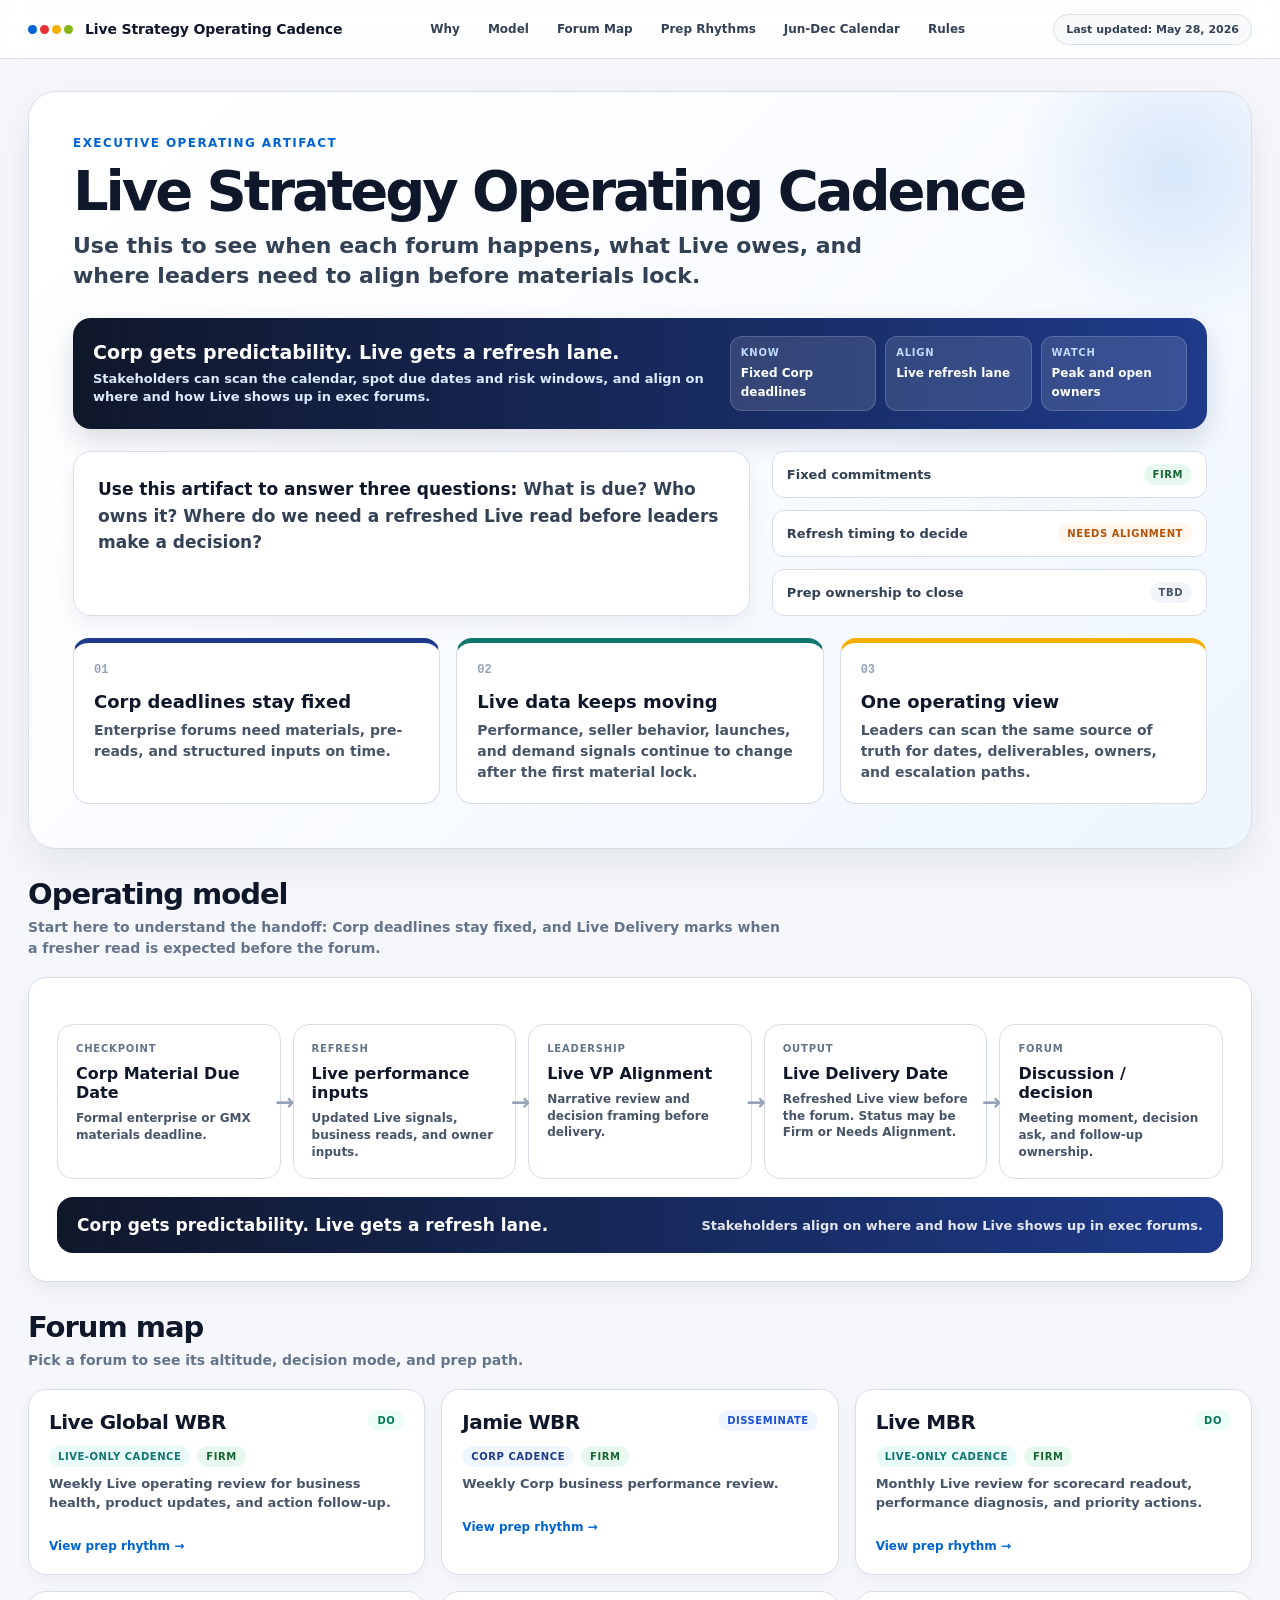
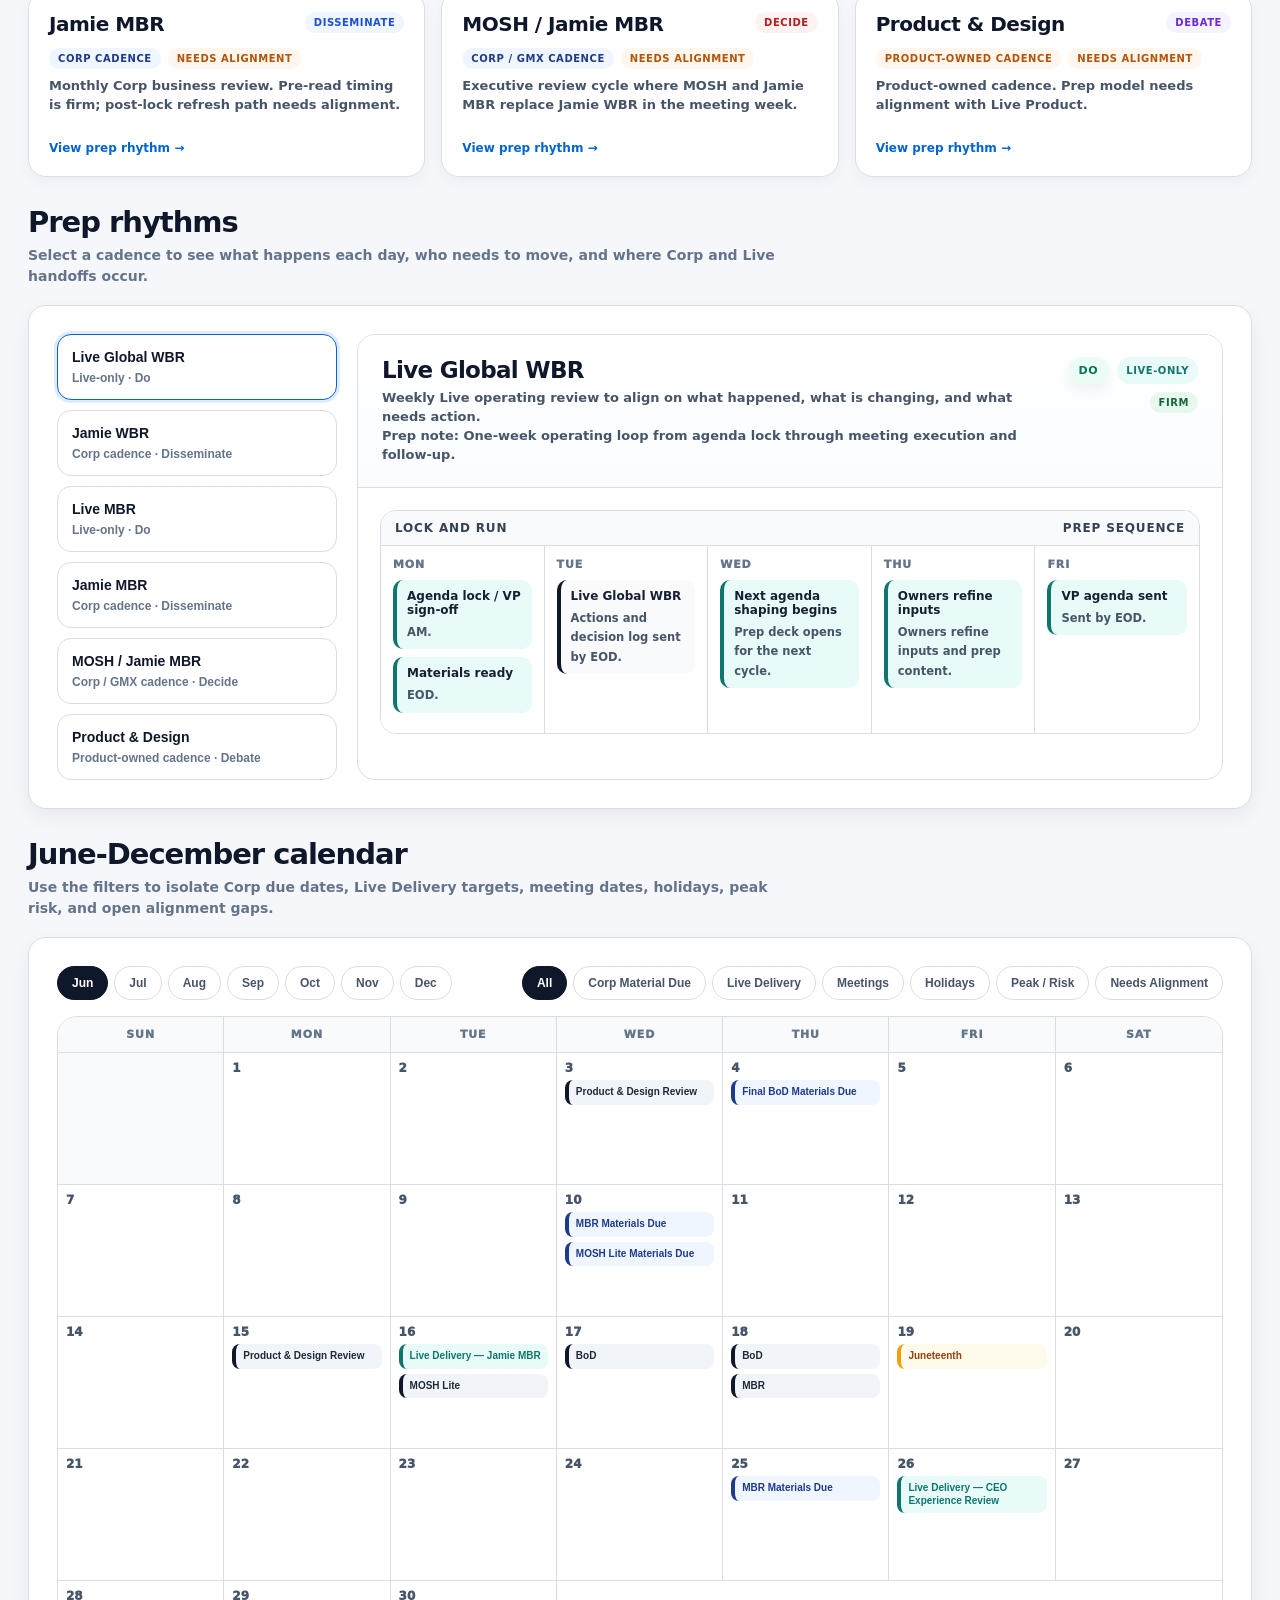
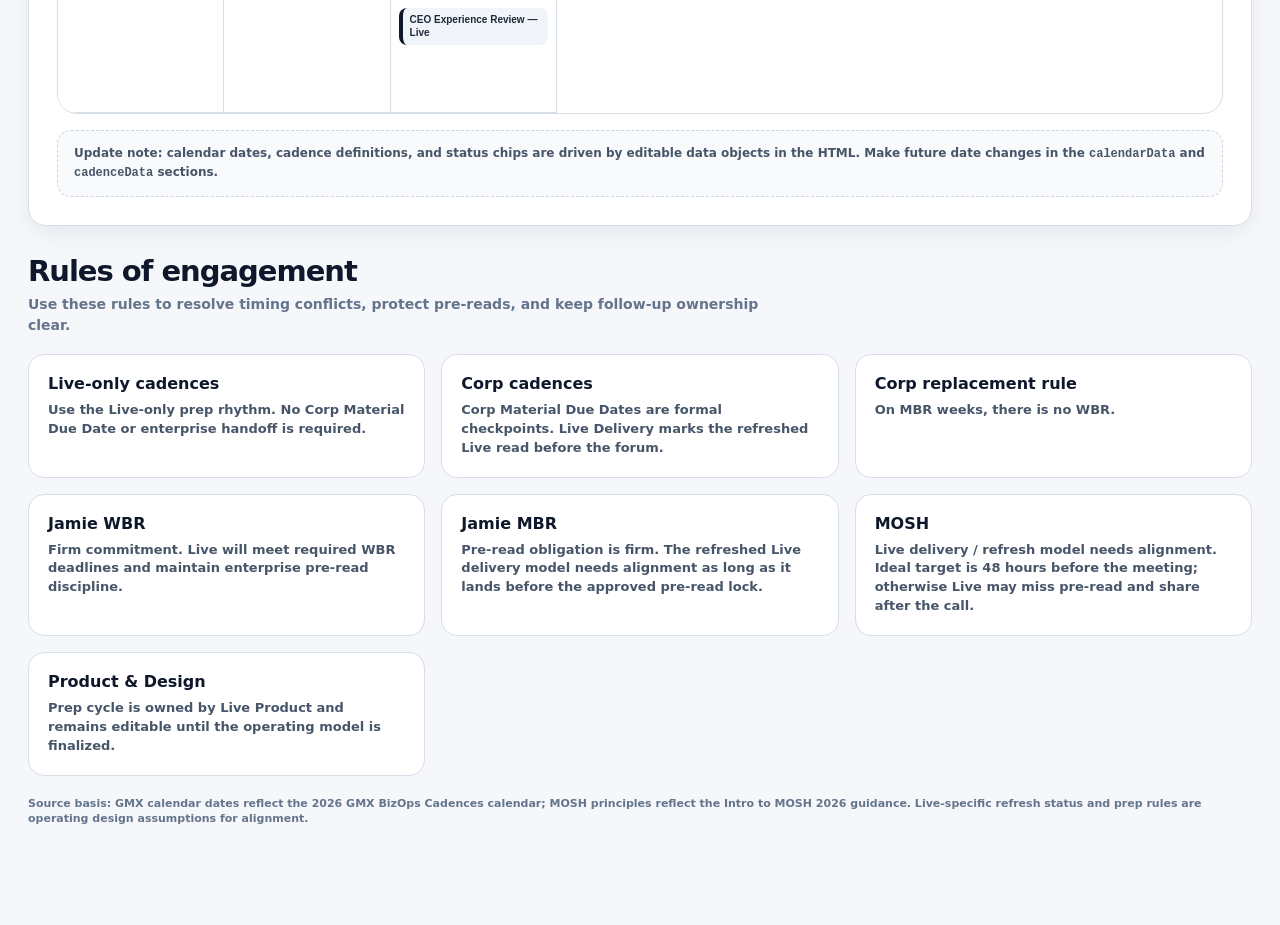
<file: preview (6).html>
<!DOCTYPE html>
<html lang="en">
<head>
  <meta charset="UTF-8" />
  <meta name="viewport" content="width=device-width, initial-scale=1.0" />
  <title>Live Strategy Operating Cadence</title>
  <style>
    :root {
      --ebay-blue:#0064d2;
      --ebay-red:#e53238;
      --ebay-yellow:#f5af02;
      --ebay-green:#86b817;
      --ink:#111827;
      --slate:#475569;
      --muted:#64748b;
      --line:#d8dee8;
      --bg:#f5f7fb;
      --card:#ffffff;
      --navy:#0f172a;
      --core:#1e3a8a;
      --live:#0f766e;
      --live-soft:#e9fbf8;
      --core-soft:#eff6ff;
      --align:#b45309;
      --align-soft:#fff7ed;
      --risk:#b91c1c;
      --risk-soft:#fff1f2;
      --meeting:#263142;
      --holiday:#92400e;
      --holiday-soft:#fffbeb;
      --shadow:0 16px 42px rgba(15,23,42,.08);
      --shadow-sm:0 8px 20px rgba(15,23,42,.06);
      --radius:18px;
      --radius-sm:12px;
      --mono: ui-monospace, SFMono-Regular, Menlo, Monaco, Consolas, "Liberation Mono", "Courier New", monospace;
      --sans: Inter, ui-sans-serif, system-ui, -apple-system, BlinkMacSystemFont, "Segoe UI", Arial, sans-serif;
    }
    *{box-sizing:border-box}
    html{scroll-behavior:smooth}
    body{margin:0;background:var(--bg);color:var(--ink);font-family:var(--sans);-webkit-font-smoothing:antialiased}
    .topbar{position:sticky;top:0;z-index:50;background:rgba(255,255,255,.88);backdrop-filter:blur(14px);border-bottom:1px solid var(--line)}
    .topbar-inner{max-width:1400px;margin:0 auto;padding:13px 28px;display:flex;gap:22px;align-items:center;justify-content:space-between}
    .brand{display:flex;align-items:center;gap:12px;min-width:280px}
    .brand-mark{display:flex;gap:3px;align-items:center}
    .dot{width:9px;height:9px;border-radius:50%}.b{background:var(--ebay-blue)}.r{background:var(--ebay-red)}.y{background:var(--ebay-yellow)}.g{background:var(--ebay-green)}
    .brand-title{font-weight:800;font-size:14px;letter-spacing:-.01em;color:var(--navy)}
    .navlinks{display:flex;gap:6px;flex-wrap:wrap;justify-content:center}
    .navlinks a{text-decoration:none;color:#334155;font-weight:700;font-size:12px;padding:9px 11px;border-radius:999px;transition:.15s ease}
    .navlinks a:hover{background:#eef2f7;color:var(--navy)}
    .updated-chip{font-size:11px;font-weight:800;color:#334155;background:#f8fafc;border:1px solid var(--line);border-radius:999px;padding:8px 12px;white-space:nowrap}
    .page{max-width:1400px;margin:0 auto;padding:32px 28px 70px}
    section{scroll-margin-top:85px;margin-bottom:28px}
    .hero{position:relative;overflow:hidden;background:linear-gradient(135deg,#fff 0%,#f8fbff 56%,#edf5ff 100%);border:1px solid var(--line);border-radius:28px;padding:44px;box-shadow:var(--shadow)}
    .hero:before{content:"";position:absolute;right:-90px;top:-90px;width:340px;height:340px;background:radial-gradient(circle, rgba(0,100,210,.13), rgba(0,100,210,0) 65%);pointer-events:none}
    .eyebrow{font-size:12px;font-weight:900;color:var(--ebay-blue);letter-spacing:.12em;text-transform:uppercase;margin-bottom:12px}
    h1{font-size:56px;line-height:1.02;letter-spacing:-.055em;margin:0 0 12px;color:var(--navy)}
    .subtitle{font-size:22px;line-height:1.35;color:#334155;font-weight:600;max-width:850px;margin:0 0 28px}
    .exec-takeaway{margin:26px 0 22px;padding:18px 20px;border-radius:18px;background:linear-gradient(90deg,#0f172a,#1e3a8a);color:#fff;display:grid;grid-template-columns:1.15fr .85fr;gap:18px;align-items:center;box-shadow:0 12px 28px rgba(15,23,42,.14)}.exec-takeaway strong{display:block;font-size:19px;line-height:1.25;margin-bottom:5px}.exec-takeaway span{display:block;font-size:13px;line-height:1.45;color:#dbeafe;font-weight:700}.exec-next{display:grid;grid-template-columns:repeat(3,1fr);gap:9px}.exec-next div{background:rgba(255,255,255,.12);border:1px solid rgba(255,255,255,.18);border-radius:12px;padding:10px}.exec-next b{display:block;font-size:10px;text-transform:uppercase;letter-spacing:.08em;color:#bfdbfe;margin-bottom:4px}.exec-next em{font-style:normal;font-size:12px;font-weight:850;color:#fff}.purpose{display:grid;grid-template-columns:1.4fr .9fr;gap:22px;align-items:stretch}
    .purpose-card{background:#fff;border:1px solid var(--line);border-radius:var(--radius);padding:24px;box-shadow:var(--shadow-sm)}
    .purpose-card p{font-size:17px;line-height:1.55;color:#334155;margin:0;font-weight:650}.purpose-card strong{color:var(--navy)}
    .status-box{display:flex;flex-direction:column;gap:12px}
    .status-row{display:flex;align-items:center;justify-content:space-between;gap:10px;padding:12px 14px;border:1px solid var(--line);border-radius:12px;background:#fff;font-size:13px;color:#334155;font-weight:800}
    .pill{display:inline-flex;align-items:center;gap:6px;border-radius:999px;padding:5px 9px;font-size:10px;font-weight:900;text-transform:uppercase;letter-spacing:.055em;white-space:nowrap}
    .pill.firm{background:#e7f8ef;color:#166534}.pill.align{background:var(--align-soft);color:var(--align)}.pill.tbd{background:#f1f5f9;color:#475569}.pill.core{background:var(--core-soft);color:var(--core)}.pill.live{background:var(--live-soft);color:var(--live)}.pill.meeting{background:#eef2f7;color:#263142}.pill.holiday{background:var(--holiday-soft);color:var(--holiday)}.pill.risk{background:var(--risk-soft);color:var(--risk)}.pill.do{background:#ecfdf5;color:#047857}.pill.dis{background:#eff6ff;color:#1d4ed8}.pill.decide{background:#fef2f2;color:#b91c1c}.pill.debate{background:#f5f3ff;color:#6d28d9}.mode-pill{font-size:11px;padding:7px 11px;box-shadow:0 6px 14px rgba(15,23,42,.06)}
    .anchor-title{display:flex;align-items:flex-end;justify-content:space-between;margin:0 0 18px;gap:16px}
    .anchor-title h2{font-size:29px;letter-spacing:-.035em;margin:0;color:var(--navy)}
    .anchor-title p{margin:6px 0 0;color:var(--muted);font-size:14px;font-weight:650;max-width:760px;line-height:1.5}
    .section-card{background:var(--card);border:1px solid var(--line);border-radius:var(--radius);box-shadow:var(--shadow-sm);padding:28px}
    .tension-grid{display:grid;grid-template-columns:repeat(3,1fr);gap:16px;margin-top:22px}
    .tension{border:1px solid var(--line);border-radius:16px;background:#fff;padding:20px;position:relative;min-height:150px}.tension:nth-child(1){border-top:5px solid var(--core)}.tension:nth-child(2){border-top:5px solid var(--live)}.tension:nth-child(3){border-top:5px solid var(--ebay-yellow)}
    .tension .num{font-family:var(--mono);font-size:12px;font-weight:900;color:#94a3b8;margin-bottom:14px}.tension h3{font-size:18px;margin:0 0 8px;color:var(--navy)}.tension p{font-size:14px;color:#475569;line-height:1.48;margin:0;font-weight:600}
    .model-flow{display:grid;grid-template-columns:repeat(5,1fr);gap:12px;align-items:stretch;margin-top:18px}
    .flow-step{background:#fff;border:1px solid var(--line);border-radius:16px;padding:18px;position:relative;min-height:130px}.flow-step:not(:last-child):after{content:"→";position:absolute;right:-15px;top:50%;transform:translateY(-50%);font-size:23px;font-weight:900;color:#94a3b8;z-index:2}.flow-step .label{font-size:10px;font-weight:900;letter-spacing:.08em;text-transform:uppercase;color:#64748b;margin-bottom:10px}.flow-step h3{font-size:16px;line-height:1.2;margin:0 0 8px;color:var(--navy)}.flow-step p{font-size:12px;color:#475569;line-height:1.4;margin:0;font-weight:650}
    .principle{margin-top:18px;border-radius:16px;background:linear-gradient(90deg,#0f172a,#1e3a8a);color:#fff;padding:18px 20px;display:flex;align-items:center;justify-content:space-between;gap:20px}.principle strong{font-size:17px}.principle span{font-size:13px;opacity:.88;font-weight:650}
    .forum-grid{display:grid;grid-template-columns:repeat(3,1fr);gap:16px}.forum-card{background:#fff;border:1px solid var(--line);border-radius:18px;padding:20px;box-shadow:0 6px 16px rgba(15,23,42,.04);cursor:pointer;transition:.16s ease}.forum-card:hover{transform:translateY(-2px);box-shadow:var(--shadow-sm);border-color:#bac5d3}.forum-top{display:flex;justify-content:space-between;align-items:flex-start;gap:12px;margin-bottom:12px}.forum-card h3{font-size:20px;letter-spacing:-.025em;margin:0;color:var(--navy)}.forum-card p{font-size:13px;line-height:1.46;color:#475569;font-weight:650;margin:8px 0 14px}.meta-row{display:flex;gap:7px;flex-wrap:wrap}.mini-link{display:inline-flex;align-items:center;gap:6px;font-size:12px;font-weight:850;color:var(--ebay-blue);margin-top:12px}
    .prep-shell{display:grid;grid-template-columns:280px 1fr;gap:20px}.cadence-selector{display:flex;flex-direction:column;gap:10px}.cadence-btn{border:1px solid var(--line);background:#fff;border-radius:14px;text-align:left;padding:14px 14px;cursor:pointer;transition:.15s ease}.cadence-btn:hover{border-color:#aeb9c8}.cadence-btn.active{border-color:var(--ebay-blue);box-shadow:0 0 0 3px rgba(0,100,210,.12)}.cadence-btn strong{display:block;color:var(--navy);font-size:14px;margin-bottom:5px}.cadence-btn span{font-size:12px;color:#64748b;font-weight:750}.lane-panel{background:#fff;border:1px solid var(--line);border-radius:18px;overflow:hidden}.lane-head{padding:22px 24px;border-bottom:1px solid var(--line);display:flex;justify-content:space-between;gap:18px;align-items:flex-start;background:linear-gradient(180deg,#fff,#fafcff)}.lane-head h3{font-size:23px;margin:0 0 6px;letter-spacing:-.03em;color:var(--navy)}.lane-head p{font-size:13px;color:#475569;font-weight:650;line-height:1.45;margin:0;max-width:750px}.lane-badges{display:flex;gap:8px;flex-wrap:wrap;justify-content:flex-end}.week-stack{padding:22px;display:flex;flex-direction:column;gap:18px}.week-block{border:1px solid var(--line);border-radius:16px;overflow:hidden;background:#fff}.week-label{background:#f8fafc;border-bottom:1px solid var(--line);padding:10px 14px;display:flex;align-items:center;justify-content:space-between;color:#334155;font-weight:900;font-size:12px;text-transform:uppercase;letter-spacing:.07em}.days{display:grid;grid-template-columns:repeat(5,1fr)}.day{min-height:148px;border-right:1px solid var(--line);padding:12px;background:#fff}.day:last-child{border-right:none}.day-name{font-size:11px;font-weight:950;text-transform:uppercase;letter-spacing:.08em;color:#64748b;margin-bottom:9px}.task{border-left:4px solid #94a3b8;background:#f8fafc;border-radius:10px;padding:9px 10px;margin-bottom:8px}.task strong{display:block;font-size:12px;color:#172033;margin-bottom:4px}.task span{font-size:11.5px;color:#475569;font-weight:650;line-height:1.35}.task.live{border-color:var(--live);background:var(--live-soft)}.task.core{border-color:var(--core);background:var(--core-soft)}.task.align{border-color:var(--align);background:var(--align-soft)}.task.meeting{border-color:#0f172a;background:#f8fafc}.task.risk{border-color:var(--risk);background:var(--risk-soft)}
    .calendar-toolbar{display:flex;flex-wrap:wrap;gap:12px;align-items:center;justify-content:space-between;margin-bottom:16px}.month-tabs{display:flex;gap:6px;flex-wrap:wrap}.month-tab,.filter-btn{border:1px solid var(--line);background:#fff;border-radius:999px;padding:9px 14px;font-weight:900;font-size:12px;color:#475569;cursor:pointer}.month-tab.active,.filter-btn.active{background:var(--navy);color:#fff;border-color:var(--navy)}.filters{display:flex;gap:6px;flex-wrap:wrap;justify-content:flex-end}.cal-wrap{position:relative;overflow:hidden;border:1px solid var(--line);border-radius:20px;background:#fff}.peak-band{position:absolute;left:0;right:0;pointer-events:none;background:linear-gradient(90deg,rgba(185,28,28,.10),rgba(245,175,2,.22));border-top:2px solid rgba(185,28,28,.34);border-bottom:2px solid rgba(180,83,9,.42);z-index:0;display:none}.peak-label{position:absolute;right:16px;top:10px;background:#fff7ed;color:#991b1b;border:1px solid #fca5a5;border-radius:999px;padding:8px 12px;font-size:11px;font-weight:950;text-transform:uppercase;letter-spacing:.05em;box-shadow:0 8px 18px rgba(185,28,28,.12)}.cal-grid{position:relative;z-index:1;display:grid;grid-template-columns:repeat(7,1fr);border-collapse:collapse}.dow{padding:11px;text-align:center;background:#f8fafc;border-bottom:1px solid var(--line);border-right:1px solid var(--line);font-size:11px;font-weight:950;text-transform:uppercase;letter-spacing:.08em;color:#64748b}.dow:nth-child(7){border-right:none}.cal-day{min-height:132px;padding:8px;border-right:1px solid var(--line);border-bottom:1px solid var(--line);background:rgba(255,255,255,.86);position:relative}.cal-day.peak-cell{background:linear-gradient(135deg,rgba(185,28,28,.065),rgba(245,175,2,.16));box-shadow:inset 0 2px 0 rgba(185,28,28,.20),inset 0 -2px 0 rgba(180,83,9,.22)}.cal-day.peak-cell:after{content:"";position:absolute;left:0;right:0;top:42px;height:22px;background:linear-gradient(90deg,rgba(185,28,28,.10),rgba(245,175,2,.18));border-top:1px solid rgba(185,28,28,.18);border-bottom:1px solid rgba(180,83,9,.18);pointer-events:none}.peak-inline-label{position:relative;z-index:2;display:inline-flex;align-items:center;margin-top:2px;padding:4px 7px;border-radius:999px;background:#fff1f2;border:1px solid #fecaca;color:#991b1b;font-size:9px;font-weight:950;text-transform:uppercase;letter-spacing:.06em}.cal-day:nth-child(7n){border-right:none}.cal-day.empty{background:#f8fafc}.date-num{font-size:12px;font-weight:950;color:#475569;margin-bottom:5px}.chip{display:block;width:100%;border:0;border-left:4px solid #94a3b8;background:#f8fafc;color:#334155;border-radius:8px;padding:6px 7px;margin-bottom:5px;text-align:left;font-size:10px;line-height:1.23;font-weight:850;cursor:pointer}.chip:hover{filter:brightness(.985);transform:translateY(-1px)}.chip.core{background:var(--core-soft);border-color:var(--core);color:var(--core)}.chip.live{background:var(--live-soft);border-color:var(--live);color:var(--live)}.chip.align{background:var(--align-soft);border-color:var(--align);color:var(--align)}.chip.meeting{background:#f1f5f9;border-color:#0f172a;color:#1f2937}.chip.holiday{background:var(--holiday-soft);border-color:#f59e0b;color:#92400e}.chip.risk{background:#fff1f2;border-color:var(--risk);color:var(--risk);font-weight:950;box-shadow:0 5px 12px rgba(185,28,28,.10)}.drawer{display:none;margin-top:16px;border:1px solid var(--line);border-radius:18px;background:#fff;box-shadow:var(--shadow-sm);overflow:hidden}.drawer.active{display:block}.drawer-head{padding:17px 20px;background:#0f172a;color:#fff;display:flex;justify-content:space-between;align-items:flex-start;gap:16px}.drawer-head h3{font-size:18px;margin:0 0 6px}.drawer-head p{font-size:12px;margin:0;color:#cbd5e1;font-weight:700}.drawer-body{padding:20px;display:grid;grid-template-columns:1.2fr .8fr;gap:18px}.drawer-body p{margin:0;color:#334155;font-size:14px;line-height:1.55;font-weight:650}.info-list{display:flex;flex-direction:column;gap:8px}.info-row{display:flex;justify-content:space-between;gap:12px;font-size:12px;border-bottom:1px dashed var(--line);padding-bottom:7px}.info-row strong{color:#64748b;text-transform:uppercase;letter-spacing:.06em;font-size:10px}.info-row span{font-weight:850;color:#0f172a;text-align:right}.rules-grid{display:grid;grid-template-columns:repeat(3,1fr);gap:16px}.rule{border:1px solid var(--line);border-radius:16px;background:#fff;padding:19px}.rule h3{font-size:16px;margin:0 0 8px;color:var(--navy)}.rule p{font-size:13px;line-height:1.45;color:#475569;font-weight:650;margin:0}.source-note{font-size:11px;color:#64748b;line-height:1.45;font-weight:650;margin-top:20px}.editable-note{margin-top:16px;padding:14px 16px;border-radius:14px;background:#f8fafc;border:1px dashed #cbd5e1;color:#475569;font-size:12px;font-weight:700;line-height:1.45}
    @media(max-width:1100px){h1{font-size:42px}.exec-takeaway{grid-template-columns:1fr}.exec-next{grid-template-columns:1fr}.purpose{grid-template-columns:1fr}.tension-grid,.forum-grid,.rules-grid{grid-template-columns:1fr}.model-flow{grid-template-columns:1fr}.flow-step:after{display:none}.prep-shell{grid-template-columns:1fr}.days{grid-template-columns:1fr}.day{border-right:none;border-bottom:1px solid var(--line)}.drawer-body{grid-template-columns:1fr}.topbar-inner{align-items:flex-start;flex-direction:column}.navlinks{justify-content:flex-start}}
  </style>
</head>
<body>
  <header class="topbar">
    <div class="topbar-inner">
      <div class="brand"><div class="brand-mark"><span class="dot b"></span><span class="dot r"></span><span class="dot y"></span><span class="dot g"></span></div><div class="brand-title">Live Strategy Operating Cadence</div></div>
      <nav class="navlinks"><a href="#why">Why</a><a href="#model">Model</a><a href="#forums">Forum Map</a><a href="#rhythms">Prep Rhythms</a><a href="#calendar">Jun-Dec Calendar</a><a href="#rules">Rules</a></nav>
      <div class="updated-chip">Last updated: May 28, 2026</div>
    </div>
  </header>

  <main class="page">
    <section id="why" class="hero">
      <div class="eyebrow">Executive operating artifact</div>
      <h1>Live Strategy Operating Cadence</h1>
      <p class="subtitle">Use this to see when each forum happens, what Live owes, and where leaders need to align before materials lock.</p>
      <div class="exec-takeaway"><div><strong>Corp gets predictability. Live gets a refresh lane.</strong><span>Stakeholders can scan the calendar, spot due dates and risk windows, and align on where and how Live shows up in exec forums.</span></div><div class="exec-next"><div><b>Know</b><em>Fixed Corp deadlines</em></div><div><b>Align</b><em>Live refresh lane</em></div><div><b>Watch</b><em>Peak and open owners</em></div></div></div>
      <div class="purpose">
        <div class="purpose-card"><p><strong>Use this artifact to answer three questions:</strong> What is due? Who owns it? Where do we need a refreshed Live read before leaders make a decision?</p></div>
        <div class="status-box">
          <div class="status-row"><span>Fixed commitments</span><span class="pill firm">Firm</span></div>
          <div class="status-row"><span>Refresh timing to decide</span><span class="pill align">Needs Alignment</span></div>
          <div class="status-row"><span>Prep ownership to close</span><span class="pill tbd">TBD</span></div>
        </div>
      </div>
      <div class="tension-grid">
        <div class="tension"><div class="num">01</div><h3>Corp deadlines stay fixed</h3><p>Enterprise forums need materials, pre-reads, and structured inputs on time.</p></div>
        <div class="tension"><div class="num">02</div><h3>Live data keeps moving</h3><p>Performance, seller behavior, launches, and demand signals continue to change after the first material lock.</p></div>
        <div class="tension"><div class="num">03</div><h3>One operating view</h3><p>Leaders can scan the same source of truth for dates, deliverables, owners, and escalation paths.</p></div>
      </div>
    </section>

    <section id="model">
      <div class="anchor-title"><div><h2>Operating model</h2><p>Start here to understand the handoff: Corp deadlines stay fixed, and Live Delivery marks when a fresher read is expected before the forum.</p></div></div>
      <div class="section-card">
        <div class="model-flow">
          <div class="flow-step"><div class="label">Checkpoint</div><h3>Corp Material Due Date</h3><p>Formal enterprise or GMX materials deadline.</p></div>
          <div class="flow-step"><div class="label">Refresh</div><h3>Live performance inputs</h3><p>Updated Live signals, business reads, and owner inputs.</p></div>
          <div class="flow-step"><div class="label">Leadership</div><h3>Live VP Alignment</h3><p>Narrative review and decision framing before delivery.</p></div>
          <div class="flow-step"><div class="label">Output</div><h3>Live Delivery Date</h3><p>Refreshed Live view before the forum. Status may be Firm or Needs Alignment.</p></div>
          <div class="flow-step"><div class="label">Forum</div><h3>Discussion / decision</h3><p>Meeting moment, decision ask, and follow-up ownership.</p></div>
        </div>
        <div class="principle"><strong>Corp gets predictability. Live gets a refresh lane.</strong><span>Stakeholders align on where and how Live shows up in exec forums.</span></div>
      </div>
    </section>

    <section id="forums">
      <div class="anchor-title"><div><h2>Forum map</h2><p>Pick a forum to see its altitude, decision mode, and prep path.</p></div></div>
      <div class="forum-grid" id="forumGrid"></div>
    </section>

    <section id="rhythms">
      <div class="anchor-title"><div><h2>Prep rhythms</h2><p>Select a cadence to see what happens each day, who needs to move, and where Corp and Live handoffs occur.</p></div></div>
      <div class="section-card prep-shell">
        <div class="cadence-selector" id="cadenceSelector"></div>
        <div class="lane-panel" id="lanePanel"></div>
      </div>
    </section>

    <section id="calendar">
      <div class="anchor-title"><div><h2>June-December calendar</h2><p>Use the filters to isolate Corp due dates, Live Delivery targets, meeting dates, holidays, peak risk, and open alignment gaps.</p></div></div>
      <div class="section-card">
        <div class="calendar-toolbar">
          <div class="month-tabs" id="monthTabs"></div>
          <div class="filters" id="filters"></div>
        </div>
        <div class="cal-wrap" id="calWrap">
          <div class="peak-band" id="peakBand"><div class="peak-label">Live Peak Operating Block: Black Friday → Christmas</div></div>
          <div class="cal-grid" id="calGrid"></div>
        </div>
        <div class="drawer" id="drawer"><div class="drawer-head"><div><h3 id="drawerTitle">Select a calendar item</h3><p id="drawerSub">Details will appear here.</p></div><span id="drawerStatus" class="pill firm">Firm</span></div><div class="drawer-body"><p id="drawerDesc"></p><div class="info-list" id="drawerInfo"></div></div></div>
        <div class="editable-note"><strong>Update note:</strong> calendar dates, cadence definitions, and status chips are driven by editable data objects in the HTML. Make future date changes in the <span style="font-family:var(--mono)">calendarData</span> and <span style="font-family:var(--mono)">cadenceData</span> sections.</div>
      </div>
    </section>

    <section id="rules">
      <div class="anchor-title"><div><h2>Rules of engagement</h2><p>Use these rules to resolve timing conflicts, protect pre-reads, and keep follow-up ownership clear.</p></div></div>
      <div class="rules-grid">
        <div class="rule"><h3>Live-only cadences</h3><p>Use the Live-only prep rhythm. No Corp Material Due Date or enterprise handoff is required.</p></div>
        <div class="rule"><h3>Corp cadences</h3><p>Corp Material Due Dates are formal checkpoints. Live Delivery marks the refreshed Live read before the forum.</p></div>
        <div class="rule"><h3>Corp replacement rule</h3><p>On MBR weeks, there is no WBR.</p></div>
        <div class="rule"><h3>Jamie WBR</h3><p>Firm commitment. Live will meet required WBR deadlines and maintain enterprise pre-read discipline.</p></div>
        <div class="rule"><h3>Jamie MBR</h3><p>Pre-read obligation is firm. The refreshed Live delivery model needs alignment as long as it lands before the approved pre-read lock.</p></div>
        <div class="rule"><h3>MOSH</h3><p>Live delivery / refresh model needs alignment. Ideal target is 48 hours before the meeting; otherwise Live may miss pre-read and share after the call.</p></div>
        <div class="rule"><h3>Product & Design</h3><p>Prep cycle is owned by Live Product and remains editable until the operating model is finalized.</p></div>
      </div>
      <p class="source-note">Source basis: GMX calendar dates reflect the 2026 GMX BizOps Cadences calendar; MOSH principles reflect the Intro to MOSH 2026 guidance. Live-specific refresh status and prep rules are operating design assumptions for alignment.</p>
    </section>
  </main>

  <script>
    /*
      EDITABLE DATA ZONE
      Change cadenceData / calendarData below to keep this as a living document.
    */
    const cadenceData = {
      liveWbr: {
        title:'Live Global WBR', type:'Live-only', owner:'Live S&O', mode:'Do', status:'Firm',
        purpose:'Weekly Live operating review to align on what happened, what is changing, and what needs action.',
        note:'One-week operating loop from agenda lock through meeting execution and follow-up.',
        weeks:[
          {label:'Lock and run', days:{
            Mon:[{t:'Agenda lock / VP sign-off', d:'AM.', c:'live'},{t:'Materials ready', d:'EOD.', c:'live'}],
            Tue:[{t:'Live Global WBR', d:'Actions and decision log sent by EOD.', c:'meeting'}],
            Wed:[{t:'Next agenda shaping begins', d:'Prep deck opens for the next cycle.', c:'live'}],
            Thu:[{t:'Owners refine inputs', d:'Owners refine inputs and prep content.', c:'live'}],
            Fri:[{t:'VP agenda sent', d:'Sent by EOD.', c:'live'}]
          }}
        ]
      },
      liveMbr: {
        title:'Live MBR', type:'Live-only', owner:'Live S&O / Analytics', mode:'Do', status:'Firm',
        purpose:'Monthly Live operating review focused on month-close performance, scorecard readout, and priority actions.',
        note:'Uses the same one-week rhythm as Live Global WBR, with monthly metrics and scorecard content. Replaces Live Global WBR on the first Tuesday after month close, when month-close data is available by Sunday.',
        weeks:[
          {label:'Lock and run', days:{
            Mon:[{t:'Agenda lock / VP sign-off', d:'AM.', c:'live'},{t:'Materials ready', d:'EOD.', c:'live'}],
            Tue:[{t:'Live MBR', d:'Actions and decision log sent by EOD.', c:'meeting'}],
            Wed:[{t:'Next agenda shaping begins', d:'Prep deck opens for the next cycle.', c:'live'}],
            Thu:[{t:'Owners refine inputs', d:'Owners refine inputs and prep content.', c:'live'}],
            Fri:[{t:'VP agenda sent', d:'Sent by EOD.', c:'live'}]
          }}
        ]
      },
      jamieWbr: {
        title:'Jamie WBR', type:'Corp cadence', owner:'Enterprise Cadences / Live S&O input', mode:'Disseminate', status:'Firm',
        purpose:'Weekly Corp business performance review where Live contributes the required performance update.',
        note:'Live follows the weekly Corp timing.',
        weeks:[
          {label:'Week 1 — Weekly Business Performance', days:{
            Mon:[{t:'Prep content & VP alignment send', d:'Live update sent for VP alignment.', c:'core'}],
            Tue:[],
            Wed:[{t:'Meeting', d:'Jamie WBR.', c:'meeting'}],
            Thu:[],
            Fri:[]
          }},
          {label:'Week 2 — Weekly Business Performance', days:{
            Mon:[{t:'Prep content & VP alignment send', d:'Live update sent for VP alignment.', c:'core'}],
            Tue:[],
            Wed:[{t:'Meeting', d:'Jamie WBR.', c:'meeting'}],
            Thu:[],
            Fri:[]
          }}
        ]
      },
      jamieMbr: {
        title:'Jamie MBR', type:'Corp cadence', owner:'Enterprise Cadences / Live S&O input', mode:'Disseminate', status:'Needs Alignment',
        purpose:'Monthly Corp business review where Live provides the required performance update and priority issues.',
        note:'Live will hit the Corp pre-read lock. Any post-lock refresh path needs alignment.',
        weeks:[
          {label:'Week 1 — Corp pre-read prep', days:{
            Mon:[{t:'Prep content & VP alignment send', d:'Live update sent for VP alignment.', c:'core'}],
            Tue:[{t:'Corp pre-read input finalized', d:'Final input ready for Corp pre-read.', c:'core'}],
            Wed:[{t:'Corp pre-read lock; Live Delivery Date', d:'Corp lock is firm.', c:'core'}],
            Thu:[],
            Fri:[]
          }},
          {label:'Week 2 — Monthly Business Performance', days:{
            Mon:[{t:'Live refresh path', d:'If aligned.', c:'align'}],
            Tue:[],
            Wed:[{t:'Meeting', d:'Jamie MBR.', c:'meeting'}],
            Thu:[{t:'Actions and follow-ups', d:'Owners and next steps confirmed.', c:'live'}],
            Fri:[]
          }}
        ]
      },
      mosh: {
        title:'MOSH / Jamie MBR', type:'Corp / GMX cadence', owner:'GMX BizOps / Enterprise Cadences / Live S&O input', mode:'Decide', status:'Needs Alignment',
        purpose:'Combined Corp executive review cycle where MOSH and Jamie MBR replace Jamie WBR in the meeting week.',
        note:'Live Delivery Date needs alignment. Ideal target is 48 hours before MOSH; otherwise Live may miss pre-read and share after the call.',
        weeks:[
          {label:'Week 1 — Materials due', days:{
            Mon:[],
            Tue:[],
            Wed:[],
            Thu:[],
            Fri:[{t:'Materials due', d:'Including goals.', c:'core'}]
          }},
          {label:'Week 2 — Live refresh window', days:{
            Mon:[],
            Tue:[],
            Wed:[],
            Thu:[],
            Fri:[{t:'Live Delivery Date', d:'Needs Alignment.', c:'align'}]
          }},
          {label:'Week 3 — Executive review week', days:{
            Mon:[],
            Tue:[{t:'MOSH', d:'Decision forum.', c:'meeting'}],
            Wed:[{t:'Jamie MBR', d:'Monthly business review.', c:'meeting'}],
            Thu:[],
            Fri:[]
          }}
        ]
      },
      productDesign: {
        title:'Product & Design Review', type:'Product-owned cadence', owner:'Live Product', mode:'Debate', status:'Needs Alignment',
        purpose:'Live Product-owned forum for product/design problem-solving, tradeoff discussion, and decision preparation.',
        note:'Prep cycle needs alignment with Live Product.',
        weeks:[{label:'Prep model to define with Live Product', days:{
          Mon:[{t:'Prep cycle TBD', d:'To be defined with Live Product.', c:'align'}],
          Tue:[{t:'Prep cycle TBD', d:'To be defined with Live Product.', c:'align'}],
          Wed:[{t:'Product & Design', d:'Working cadence.', c:'meeting'}],
          Thu:[{t:'Follow-ups TBD', d:'To be defined with Live Product.', c:'align'}],
          Fri:[{t:'Prep cycle TBD', d:'To be defined with Live Product.', c:'align'}]
        }}]
      }
    };

    const forums = [
      {key:'liveWbr', title:'Live Global WBR', mode:'Do', bubble:'do', type:'Live-only cadence', purpose:'Weekly Live operating review for business health, product updates, and action follow-up.'},
      {key:'jamieWbr', title:'Jamie WBR', mode:'Disseminate', bubble:'dis', type:'Corp cadence', purpose:'Weekly Corp business performance review.'},
      {key:'liveMbr', title:'Live MBR', mode:'Do', bubble:'do', type:'Live-only cadence', purpose:'Monthly Live review for scorecard readout, performance diagnosis, and priority actions.'},
      {key:'jamieMbr', title:'Jamie MBR', mode:'Disseminate', bubble:'dis', type:'Corp cadence', purpose:'Monthly Corp business review. Pre-read timing is firm; post-lock refresh path needs alignment.'},
      {key:'mosh', title:'MOSH / Jamie MBR', mode:'Decide', bubble:'decide', type:'Corp / GMX cadence', purpose:'Executive review cycle where MOSH and Jamie MBR replace Jamie WBR in the meeting week.'},
      {key:'productDesign', title:'Product & Design', mode:'Debate', bubble:'debate', type:'Product-owned cadence', purpose:'Product-owned cadence. Prep model needs alignment with Live Product.'}
    ];

    const monthMeta = {
      June:{year:2026, monthIndex:5, days:30}, July:{year:2026, monthIndex:6, days:31}, August:{year:2026, monthIndex:7, days:31}, September:{year:2026, monthIndex:8, days:30}, October:{year:2026, monthIndex:9, days:31}, November:{year:2026, monthIndex:10, days:30}, December:{year:2026, monthIndex:11, days:31}
    };

    // Event types: core, live, align, meeting, holiday, risk. Dates use source calendar where clear; Live Delivery entries are target refresh dates for alignment.
    const calendarData = {
      June:[
        e(3,'Product & Design Review','meeting','Product & Design','Firm','Meeting date from GMX calendar.','Live Product prep model needs final alignment.'),
        e(4,'Final BoD Materials Due','core','BoD','Firm','Corp material due date from GMX calendar.','Not a Live delivery item.'),
        e(10,'MOSH Lite Materials Due','core','MOSH Lite','Firm','Corp material due date from GMX calendar.','Live refresh rule not applied to MOSH Lite.'),
        e(10,'MBR Materials Due','core','Jamie MBR','Firm','Corp material due date from GMX calendar.','Live refresh model needs alignment before pre-read lock.'),
        e(15,'Product & Design Review','meeting','Product & Design','Firm','Meeting date from GMX calendar.','Live Product prep cycle needs final alignment.'),
        e(16,'MOSH Lite','meeting','MOSH Lite','Firm','Meeting date from GMX calendar.','Includes goal review.'),
        e(17,'BoD','meeting','BoD','Firm','Meeting date from GMX calendar.','Corp enterprise cadence.'),
        e(18,'BoD','meeting','BoD','Firm','Meeting date from GMX calendar.','Corp enterprise cadence.'),
        e(16,'Live Delivery — Jamie MBR','live','Jamie MBR','Needs Alignment','Target date for refreshed Live read before MBR.','Confirm final pre-read lock with Enterprise Cadences.'),
        e(18,'MBR','meeting','Jamie MBR','Firm','Meeting date from GMX calendar.','Corp pre-read obligation is firm.'),
        e(19,'Juneteenth','holiday','Holiday','Firm','Holiday from GMX calendar.','Capacity constraint.'),
        e(25,'MBR Materials Due','core','Jamie MBR','Firm','Corp material due date from GMX calendar.','Live refresh timing needs alignment.'),
        e(26,'Live Delivery — CEO Experience Review','live','CEO Experience Review','Needs Alignment','Target date for refreshed Live read before the Live-specific review.','Confirm final readout timing with the review owner.'),
        e(30,'CEO Experience Review — Live','meeting','CEO Experience Review','Firm','Meeting date from GMX calendar.','Live-specific review.')
      ],
      July:[
        e(3,'Independence Day Observed','holiday','Holiday','Firm','Holiday from GMX calendar.','Capacity constraint.'),
        e(6,'Product & Design Review','meeting','Product & Design','Firm','Meeting date from GMX calendar.','Live Product prep cycle needs final alignment.'),
        e(9,'MOSH Materials + Goal Slides Due','core','MOSH','Firm','Corp material due date from GMX calendar.','Live delivery target is 48 hours before the meeting; timing needs alignment.'),
        e(10,'Goal Review','meeting','Goal Review','Firm','Meeting date from GMX calendar.','Corp GMX review.'),
        e(10,'Live Delivery — MOSH','live','MOSH','Needs Alignment','Target date for refreshed Live read 48 hours before MOSH.','Confirm whether this is integrated into the pre-read or shared after the call.'),
        e(14,'MOSH','meeting','MOSH','Firm','Meeting date from GMX calendar.','Live delivery timing needs alignment.'),
        e(14,'CEO Experience Review — Magi','meeting','CEO Experience Review','Firm','Meeting date from GMX calendar.','Non-Live review.'),
        e(22,'MBR Materials Due','core','Jamie MBR','Firm','Corp material due date from GMX calendar.','Live refresh timing needs alignment.'),
        e(28,'Live Delivery — Jamie MBR','live','Jamie MBR','Needs Alignment','Target date for refreshed Live read before MBR.','Confirm final pre-read lock with Enterprise Cadences.'),
        e(30,'MBR','meeting','Jamie MBR','Firm','Meeting date from GMX calendar.','Corp pre-read obligation is firm.')
      ],
      August:[
        e(3,'Product & Design Review','meeting','Product & Design','Firm','Meeting date from GMX calendar.','Live Product prep cycle needs final alignment.'),
        e(5,'LR Design Review','meeting','Long Range Design','Firm','Meeting date from GMX calendar.','Corp cadence.'),
        e(12,'BoD GMXLT Kickoff','meeting','BoD','Firm','Meeting date from GMX calendar.','Business performance kickoff.'),
        e(12,'MOSH Materials Due','core','MOSH','Firm','Corp material due date from GMX calendar.','Live delivery target is 48 hours before the meeting; timing needs alignment.'),
        e(12,'MBR Materials Due','core','Jamie MBR','Firm','Corp material due date from GMX calendar.','Live refresh timing needs alignment.'),
        e(14,'Goal Review','meeting','Goal Review','Firm','Meeting date from GMX calendar.','Corp GMX review.'),
        e(17,'Product & Design Review','meeting','Product & Design','Firm','Meeting date from GMX calendar.','Live Product prep cycle needs final alignment.'),
        e(14,'Live Delivery — MOSH','live','MOSH','Needs Alignment','Target date for refreshed Live read 48 hours before MOSH.','Confirm whether this is integrated into the pre-read or shared after the call.'),
        e(18,'MOSH','meeting','MOSH','Firm','Meeting date from GMX calendar.','Live delivery timing needs alignment.'),
        e(18,'Live Delivery — Jamie MBR','live','Jamie MBR','Needs Alignment','Target date for refreshed Live read before MBR.','Confirm final pre-read lock with Enterprise Cadences.'),
        e(20,'MBR','meeting','Jamie MBR','Firm','Meeting date from GMX calendar.','Corp pre-read obligation is firm.'),
        e(21,'Live Delivery — CEO Experience Review','live','CEO Experience Review','Needs Alignment','Target date for refreshed Live read before the Live-specific review.','Confirm final readout timing with the review owner.'),
        e(25,'CEO Experience Review — Live','meeting','CEO Experience Review','Firm','Meeting date from GMX calendar.','Live-specific review.'),
        e(26,'BoD Materials Due','core','BoD','Firm','Corp material due date from GMX calendar.','Business performance.'),
        e(27,'BoD GMXLT Content Review','meeting','BoD','Firm','Meeting date from GMX calendar.','Jordan content review.'),
        e(27,'LR Design Review','meeting','Long Range Design','Firm','Meeting date from GMX calendar.','Corp cadence.')
      ],
      September:[
        e(4,'CEO Experience Review Prep — Magi','meeting','CEO Experience Review','Firm','Meeting prep from GMX calendar.','Non-Live review.'),
        e(7,'Labor Day','holiday','Holiday','Firm','Holiday from GMX calendar.','Capacity constraint.'),
        e(9,'BoD Strategy Final Review','meeting','BoD','Firm','Meeting date from GMX calendar.','Jordan review.'),
        e(9,'CEO Experience Review — Magi','meeting','CEO Experience Review','Firm','Meeting date from GMX calendar.','Non-Live review.'),
        e(9,'Final BoD Materials Due','core','BoD','Firm','Corp material due date from GMX calendar.','Corp enterprise deadline.'),
        e(16,'BoD Materials Locked','core','BoD','Firm','Lock date from GMX calendar.','Corp enterprise lock.'),
        e(16,'MOSH Materials Due','core','MOSH','Firm','Corp material due date from GMX calendar.','Live delivery target is 48 hours before the meeting; timing needs alignment.'),
        e(17,'Product & Design Review','meeting','Product & Design','Firm','Meeting date from GMX calendar.','Live Product prep cycle needs final alignment.'),
        e(18,'Goal Review','meeting','Goal Review','Firm','Meeting date from GMX calendar.','Corp GMX review.'),
        e(18,'MBR Materials Due','core','Jamie MBR','Firm','Corp material due date from GMX calendar.','Live refresh timing needs alignment.'),
        e(21,'CEO Experience Review — Agentic','meeting','CEO Experience Review','Firm','Meeting date from GMX calendar.','Non-Live review.'),
        e(18,'Live Delivery — MOSH','live','MOSH','Needs Alignment','Target date for refreshed Live read 48 hours before MOSH.','Confirm whether this is integrated into the pre-read or shared after the call.'),
        e(22,'MOSH','meeting','MOSH','Firm','Meeting date from GMX calendar.','Live delivery timing needs alignment.'),
        e(23,'BoD','meeting','BoD','Firm','Meeting date from GMX calendar.','Corp enterprise cadence.'),
        e(24,'BoD','meeting','BoD','Firm','Meeting date from GMX calendar.','Corp enterprise cadence.'),
        e(22,'Live Delivery — Jamie MBR','live','Jamie MBR','Needs Alignment','Target date for refreshed Live read before MBR.','Confirm final pre-read lock with Enterprise Cadences.'),
        e(24,'MBR','meeting','Jamie MBR','Firm','Meeting date from GMX calendar.','Corp pre-read obligation is firm.'),
        e(24,'LR Design Review','meeting','Long Range Design','Firm','Meeting date from GMX calendar.','Corp cadence.'),
        e(29,'MOSH Lite — Live / C2C','meeting','MOSH Lite','Firm','Meeting date from GMX calendar.','Live-specific MOSH Lite content.'),
        e(30,'MOSH Lite — Shipping / Tariffs / Financial Services / Ads','meeting','MOSH Lite','Firm','Meeting date from GMX calendar.','GMX review.')
      ],
      October:[
        e(14,'Product & Design Review','meeting','Product & Design','Firm','Meeting date from GMX calendar.','Live Product prep cycle needs final alignment.'),
        e(16,'Live Delivery — CEO Experience Review','live','CEO Experience Review','Needs Alignment','Target date for refreshed Live read before the Live-specific review.','Confirm final readout timing with the review owner.'),
        e(20,'CEO Experience Review — Live','meeting','CEO Experience Review','Firm','Meeting date from GMX calendar.','Live-specific review.'),
        e(21,'MOSH Materials Due','core','MOSH','Firm','Corp material due date from GMX calendar.','Live delivery target is 48 hours before the meeting; timing needs alignment.'),
        e(23,'Goal Review','meeting','Goal Review','Firm','Meeting date from GMX calendar.','Corp GMX review.'),
        e(23,'MBR Materials Due','core','Jamie MBR','Firm','Corp material due date from GMX calendar.','Live refresh timing needs alignment.'),
        e(23,'Live Delivery — MOSH','live','MOSH','Needs Alignment','Target date for refreshed Live read 48 hours before MOSH.','Confirm whether this is integrated into the pre-read or shared after the call.'),
        e(27,'MOSH','meeting','MOSH','Firm','Meeting date from GMX calendar.','Live delivery timing needs alignment.'),
        e(28,'Product & Design Review','meeting','Product & Design','Firm','Meeting date from GMX calendar.','Live Product prep cycle needs final alignment.'),
        e(27,'Live Delivery — Jamie MBR','live','Jamie MBR','Needs Alignment','Target date for refreshed Live read before MBR.','Confirm final pre-read lock with Enterprise Cadences.'),
        e(29,'MBR','meeting','Jamie MBR','Firm','Meeting date from GMX calendar.','Corp pre-read obligation is firm.'),
        e(29,'LR Design Review','meeting','Long Range Design','Firm','Meeting date from GMX calendar.','Corp cadence.')
      ],
      November:[
        e(4,'CEO Experience Review — Magi','meeting','CEO Experience Review','Firm','Meeting date from GMX calendar.','Non-Live review.'),
        e(4,'BoD Kickoff (Dec)','meeting','BoD','Firm','Meeting date from GMX calendar.','Corp enterprise cadence.'),
        e(4,'BoD Materials Ask to Teams','core','BoD','Firm','Corp request date from GMX calendar.','Team ask milestone.'),
        e(12,'MOSH Materials Due','core','MOSH','Firm','Corp material due date from GMX calendar.','Live delivery target is 48 hours before the meeting; timing needs alignment.'),
        e(12,'MBR Materials Due','core','Jamie MBR','Firm','Corp material due date from GMX calendar.','Live refresh timing needs alignment.'),
        e(13,'Live Delivery — MOSH','live','MOSH','Needs Alignment','Target date for refreshed Live read 48 hours before MOSH.','Confirm whether this is integrated into the pre-read or shared after the call.'),
        e(17,'MOSH','meeting','MOSH','Firm','Meeting date from GMX calendar.','Live delivery timing needs alignment.'),
        e(18,'MBR','meeting','Jamie MBR','Firm','Meeting date from GMX calendar.','Corp pre-read obligation is firm.'),
        e(19,'BOD GMXLT Kickoff — Dec hold','meeting','BoD','Needs Alignment','Calendar hold; needs TBC.','December kickoff hold.'),
        e(23,'Product & Design Review','meeting','Product & Design','Firm','Meeting date from GMX calendar.','Live Product prep cycle needs final alignment.'),
        e(24,'LR Design Review','meeting','Long Range Design','Firm','Meeting date from GMX calendar.','Corp cadence.'),
        e(25,'HOLD: BoD GMXLT Review with Jordan','meeting','BoD','Needs Alignment','Hold from GMX calendar.','December review hold.'),
        e(26,'Thanksgiving','holiday','Holiday','Firm','Holiday from GMX calendar.','Capacity constraint.'),
        e(27,'Thanksgiving observed','holiday','Holiday','Firm','Holiday from GMX calendar.','Capacity constraint.'),
      ],
      December:[
        e(2,'MOSH Materials Due','core','MOSH','Firm','Corp material due date from GMX calendar.','Live delivery target is 48 hours before the meeting; timing needs alignment.'),
        e(2,'MBR Materials Due','core','Jamie MBR','Firm','Corp material due date from GMX calendar.','Live refresh timing needs alignment.'),
        e(7,'BoD call','meeting','BoD','Firm','Meeting date from GMX calendar.','Corp enterprise cadence.'),
        e(4,'Live Delivery — MOSH','live','MOSH','Needs Alignment','Target date for refreshed Live read 48 hours before MOSH.','Confirm whether this is integrated into the pre-read or shared after the call.'),
        e(8,'MOSH','meeting','MOSH','Firm','Meeting date from GMX calendar.','Live delivery timing needs alignment.'),
        e(8,'Live Delivery — Jamie MBR','live','Jamie MBR','Needs Alignment','Target date for refreshed Live read before MBR.','Confirm final pre-read lock with Enterprise Cadences.'),
        e(10,'MBR','meeting','Jamie MBR','Firm','Meeting date from GMX calendar.','Corp pre-read obligation is firm.'),
        e(18,'BOD Materials Due','core','BoD','Firm','Corp material due date from GMX calendar.','Corp enterprise deadline.'),
        e(20,'Holiday PTO Observance','holiday','Holiday','Firm','Holiday PTO observance from GMX calendar.','Capacity constraint spanning week.'),
        e(21,'Holiday PTO Observance','holiday','Holiday','Firm','Holiday PTO observance from GMX calendar.','Capacity constraint spanning week.'),
        e(22,'Holiday PTO Observance','holiday','Holiday','Firm','Holiday PTO observance from GMX calendar.','Capacity constraint spanning week.'),
        e(23,'Holiday PTO Observance','holiday','Holiday','Firm','Holiday PTO observance from GMX calendar.','Capacity constraint spanning week.'),
        e(24,'Holiday PTO Observance','holiday','Holiday','Firm','Holiday PTO observance from GMX calendar.','Capacity constraint spanning week.'),
        e(25,'Holiday PTO Observance','holiday','Holiday','Firm','Holiday PTO observance from GMX calendar.','Capacity constraint spanning week.'),
        e(28,'Holiday PTO Observance','holiday','Holiday','Firm','Holiday PTO observance from GMX calendar.','Capacity constraint spanning week.'),
        e(29,'Holiday PTO Observance','holiday','Holiday','Firm','Holiday PTO observance from GMX calendar.','Capacity constraint spanning week.'),
        e(30,'Holiday PTO Observance','holiday','Holiday','Firm','Holiday PTO observance from GMX calendar.','Capacity constraint spanning week.'),
      ]
    };
    function e(day,title,type,cadence,status,desc,implication){return {day,title,type,cadence,status,desc,implication}}

    const filters = [
      {key:'all', label:'All'}, {key:'core', label:'Corp Material Due'}, {key:'live', label:'Live Delivery'}, {key:'meeting', label:'Meetings'}, {key:'holiday', label:'Holidays'}, {key:'risk', label:'Peak / Risk'}, {key:'align', label:'Needs Alignment'}
    ];

    let activeCadence='liveWbr';
    let activeMonth='June';
    let activeFilter='all';

    function statusClass(status){return status==='Firm'?'firm':status==='Needs Alignment'?'align':'tbd'}
    function bubbleClass(mode){return mode==='Do'?'do':mode==='Disseminate'?'dis':mode==='Decide'?'decide':'debate'}

    function renderForums(){
      const grid=document.getElementById('forumGrid');
      grid.innerHTML=forums.map(f=>`<div class="forum-card" onclick="selectCadence('${f.key}', true)"><div class="forum-top"><h3>${f.title}</h3><span class="pill ${f.bubble}">${f.mode}</span></div><div class="meta-row"><span class="pill ${f.type.includes('Live')?'live':f.type.includes('Product')?'align':'core'}">${f.type}</span><span class="pill ${statusClass(cadenceData[f.key].status)}">${cadenceData[f.key].status}</span></div><p>${f.purpose}</p><span class="mini-link">View prep rhythm →</span></div>`).join('');
    }
    function renderCadenceSelector(){
      const s=document.getElementById('cadenceSelector');
      s.innerHTML=forums.map(f=>`<button class="cadence-btn ${f.key===activeCadence?'active':''}" onclick="selectCadence('${f.key}')"><strong>${f.title}</strong><span>${cadenceData[f.key].type} · ${cadenceData[f.key].mode}</span></button>`).join('');
    }
    function selectCadence(key, scroll){activeCadence=key;renderCadenceSelector();renderLane();if(scroll){document.getElementById('rhythms').scrollIntoView({behavior:'smooth'});}}
    function renderLane(){
      const c=cadenceData[activeCadence];
      const panel=document.getElementById('lanePanel');
      const badges=`<div class="lane-badges"><span class="pill ${bubbleClass(c.mode)} mode-pill">${c.mode}</span><span class="pill ${c.type.includes('Live')?'live':c.type.includes('Product')?'align':'core'}">${c.type}</span><span class="pill ${statusClass(c.status)}">${c.status}</span></div>`;
      const weeks=c.weeks.map(w=>`<div class="week-block"><div class="week-label"><span>${w.label}</span><span>Prep sequence</span></div><div class="days">${['Mon','Tue','Wed','Thu','Fri'].map(day=>`<div class="day"><div class="day-name">${day}</div>${(w.days[day]||[]).map(t=>`<div class="task ${t.c}"><strong>${t.t}</strong><span>${t.d}</span></div>`).join('')}</div>`).join('')}</div></div>`).join('');
      panel.innerHTML=`<div class="lane-head"><div><h3>${c.title}</h3><p>${c.purpose}<br><strong>Prep note:</strong> ${c.note}</p></div>${badges}</div><div class="week-stack">${weeks}</div>`;
    }

    function renderMonthTabs(){document.getElementById('monthTabs').innerHTML=Object.keys(monthMeta).map(m=>`<button class="month-tab ${m===activeMonth?'active':''}" onclick="activeMonth='${m}';renderCalendar();renderMonthTabs()">${m.slice(0,3)}</button>`).join('')}
    function renderFilters(){document.getElementById('filters').innerHTML=filters.map(f=>`<button class="filter-btn ${f.key===activeFilter?'active':''}" onclick="activeFilter='${f.key}';renderCalendar();renderFilters()">${f.label}</button>`).join('')}
    function passes(ev){if(activeFilter==='all')return true;if(activeFilter==='align')return ev.status==='Needs Alignment';return ev.type===activeFilter}
    function eventRank(ev){const ranks={risk:0,live:1,core:2,align:3,meeting:4,holiday:5};return ranks[ev.type]??9}
    function sortEvents(list){return list.slice().sort((a,b)=>eventRank(a)-eventRank(b)||a.title.localeCompare(b.title))}
    function uniqueEvents(list){const seen=new Set();return list.filter(ev=>{const key=[ev.day,ev.title,ev.type,ev.cadence].join('|');if(seen.has(key))return false;seen.add(key);return true;})}
    function isPeakDay(month, day){return (month==='November' && day>=23) || (month==='December' && day<=25)}
    function peakLabel(month, day){return (month==='November' && day===23)}
    function renderCalendar(){
      const meta=monthMeta[activeMonth];
      const first=new Date(meta.year,meta.monthIndex,1).getDay();
      const events=uniqueEvents((calendarData[activeMonth]||[]).filter(passes));
      const byDay={};events.forEach(ev=>{(byDay[ev.day]||(byDay[ev.day]=[])).push(ev)}); Object.keys(byDay).forEach(k=>byDay[k]=sortEvents(byDay[k]));
      const grid=document.getElementById('calGrid');
      let html=['Sun','Mon','Tue','Wed','Thu','Fri','Sat'].map(d=>`<div class="dow">${d}</div>`).join('');
      for(let i=0;i<first;i++)html+=`<div class="cal-day empty"></div>`;
      for(let d=1;d<=meta.days;d++){
        const peak=isPeakDay(activeMonth,d);
        const peakBadge=peakLabel(activeMonth,d)?'<div class="peak-inline-label">Peak</div>':'';
        html+=`<div class="cal-day ${peak?'peak-cell':''}"><div class="date-num">${d}</div>${peakBadge}${(byDay[d]||[]).map((ev,i)=>`<button class="chip ${ev.type}" onclick="openDrawer('${activeMonth}',${d},${i})">${ev.title}</button>`).join('')}</div>`;
      }
      grid.innerHTML=html;
      const band=document.getElementById('peakBand');
      band.style.display='none';
    }
    function openDrawer(month,day,index){
      const evs=sortEvents(uniqueEvents((calendarData[month]||[]).filter(passes).filter(e=>e.day===day)));
      const ev=evs[index]; if(!ev)return;
      const drawer=document.getElementById('drawer'); drawer.classList.add('active');
      document.getElementById('drawerTitle').textContent=`${month} ${day}: ${ev.title}`;
      document.getElementById('drawerSub').textContent=`${ev.cadence} · ${ev.type.replace(/\b\w/g, c => c.toUpperCase())}`;
      const st=document.getElementById('drawerStatus'); st.className=`pill ${statusClass(ev.status)}`; st.textContent=ev.status;
      document.getElementById('drawerDesc').textContent=ev.desc + ' ' + ev.implication;
      document.getElementById('drawerInfo').innerHTML=`<div class="info-row"><strong>Date</strong><span>${month} ${day}, 2026</span></div><div class="info-row"><strong>Type</strong><span>${ev.type}</span></div><div class="info-row"><strong>Cadence</strong><span>${ev.cadence}</span></div><div class="info-row"><strong>Status</strong><span>${ev.status}</span></div><div class="info-row"><strong>Owner</strong><span>${ownerFor(ev.cadence)}</span></div>`;
      drawer.scrollIntoView({behavior:'smooth',block:'nearest'});
    }
    function ownerFor(c){if(c.includes('MOSH'))return 'GMX BizOps / Live S&O input'; if(c.includes('Jamie'))return 'Enterprise Cadences / Live S&O input'; if(c.includes('Product'))return 'Live Product'; if(c.includes('Holiday'))return 'Calendar constraint'; if(c.includes('BoD'))return 'GMX / Enterprise'; return 'TBD'}

    renderForums();renderCadenceSelector();renderLane();renderMonthTabs();renderFilters();renderCalendar();
  </script>
</body>
</html>
</file>
